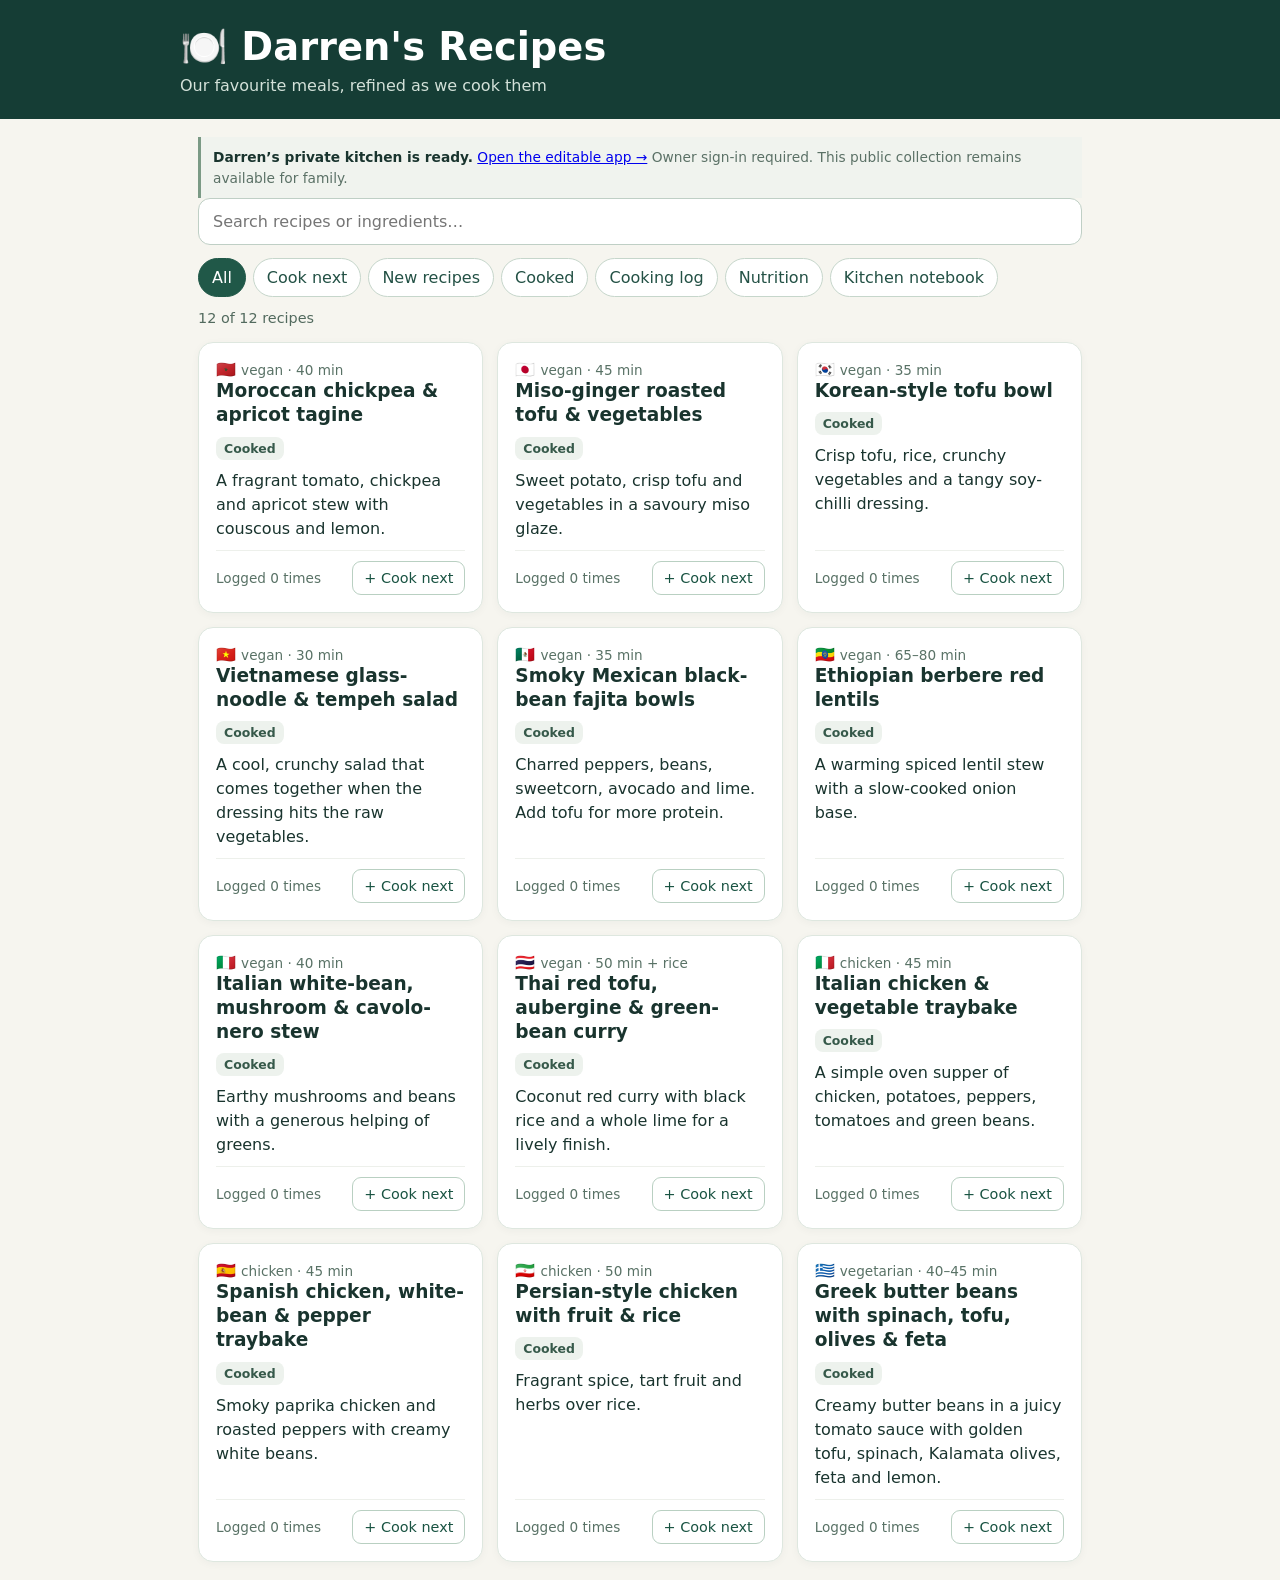
<file: index.html>
<!doctype html>
<html lang="en">
<head>
<meta charset="utf-8">
<meta name="viewport" content="width=device-width, initial-scale=1, viewport-fit=cover">
<meta name="theme-color" content="#153d35">
<meta name="apple-mobile-web-app-capable" content="yes">
<meta name="apple-mobile-web-app-title" content="Darren's Recipes">
<title>Darren's Recipes</title>
<style>
:root{font-family:system-ui,-apple-system,BlinkMacSystemFont,"Segoe UI",sans-serif;color:#19342e;background:#f6f5ef;font-synthesis:none}
*{box-sizing:border-box}
body{margin:0}
button,input{font:inherit}
button{cursor:pointer}
header{background:#153d35;color:white;padding:24px max(18px,calc((100vw - 920px)/2))}
header h1{margin:0 0 6px;font-size:clamp(1.65rem,4vw,2.4rem)}
header p{margin:0;color:#d3e1d9}
main{max-width:920px;margin:auto;padding:18px}
#search{width:100%;font:inherit;padding:13px 14px;border:1px solid #bfcfc5;border-radius:12px;background:white}
.tabs{display:flex;flex-wrap:wrap;gap:7px;margin:13px 0}
.tab{padding:9px 13px;border:1px solid #c6d6cb;background:white;border-radius:999px;color:#235145}
.tab[aria-pressed="true"]{background:#205848;color:white;border-color:#205848}
#count{color:#526a5e;font-size:.9rem;margin:10px 0 16px}
.cards{display:grid;grid-template-columns:repeat(auto-fill,minmax(255px,1fr));gap:14px}
.card{background:white;border:1px solid #dee7df;border-radius:15px;padding:17px;box-shadow:0 2px 9px #1b362b0a;display:flex;flex-direction:column;gap:9px}
.card h2{font-size:1.16rem;line-height:1.3;margin:0}
.card p{margin:0;line-height:1.5;flex-grow:1}
.card .card-open{width:100%;border:0;padding:0;background:transparent;text-align:left;color:inherit}
.meta{font-size:.85rem;color:#597266}
.badges{display:flex;flex-wrap:wrap;gap:6px}
.badge{display:inline-block;padding:4px 8px;border-radius:8px;background:#edf2ed;color:#36594a;font-size:.78rem;font-weight:650}
.badge.next{background:#e2efe8;color:#146245}
.card-foot{border-top:1px solid #edf0eb;padding-top:10px;display:flex;align-items:center;justify-content:space-between;gap:8px}
.mini-btn{border:1px solid #b9d0c2;background:white;color:#195342;border-radius:9px;padding:8px 11px;font-size:.9rem}
.mini-btn.active{background:#225c4c;color:white}
dialog{width:min(690px,calc(100vw - 16px));max-height:92dvh;overflow-y:auto;border:0;border-radius:16px;padding:24px;color:#19342e;background:#fff;box-shadow:0 15px 60px #0003}
dialog::backdrop{background:#0009}
dialog h2{margin:4px 0 8px;font-size:1.5rem}
dialog h3{margin:22px 0 9px}
.dialog-top{display:flex;justify-content:space-between;align-items:flex-start;gap:12px}
.close{border:0;background:#e9f0eb;padding:9px 13px;border-radius:10px;flex-shrink:0}
.detail-actions{background:#f1f5ef;border-radius:13px;padding:13px;margin:16px 0}
.action-row{display:flex;align-items:center;flex-wrap:wrap;gap:11px;margin:10px 0}
.action-row input[type="date"]{max-width:180px;border:1px solid #b6c8bc;border-radius:8px;padding:8px;background:white}
.action-row label{display:flex;align-items:center;gap:8px;cursor:pointer;font-weight:550}
input[type="checkbox"]{width:20px;height:20px;accent-color:#235b49;flex-shrink:0;cursor:pointer}
.ingredient-list{list-style:none;padding:0;margin:10px 0}
.ingredient-list li{padding:8px 0;border-bottom:1px solid #eef1ec}
.ingredient-list label{display:flex;align-items:flex-start;gap:10px;line-height:1.45;cursor:pointer}
.ingredient-list label.done span{text-decoration:line-through;color:#78867b}
.steps li{margin:10px 0;line-height:1.55}
.small{font-size:.86rem;color:#5b7166}
.text-btn{border:none;background:none;padding:5px;color:#195f48;text-decoration:underline}
.primary{border:none;border-radius:10px;background:#245e4d;color:white;padding:10px 14px}
#historyView{display:none}
#historyView h2{margin-bottom:5px}
.history-item{display:flex;gap:12px;align-items:center;justify-content:space-between;background:white;padding:12px 14px;margin:8px 0;border:1px solid #e1e9e1;border-radius:12px}
.history-item button.recipe-link{border:0;background:none;text-align:left;color:#204e40;padding:0}
.history-item button.remove{border:0;background:#f4ebe8;color:#8a3431;border-radius:8px;padding:7px 10px}
.tools{display:flex;gap:8px;flex-wrap:wrap;margin:18px 0}
.tools button,.tools label{display:inline-block;padding:9px 12px;border:1px solid #c8d6cb;background:white;border-radius:9px;cursor:pointer;color:#204c40}
#file-import{display:none}
.notice{border-left:3px solid #7b9a85;background:#f0f3ee;padding:10px 12px;font-size:.86rem;line-height:1.5}
#error{color:#a12c24}
@media(max-width:420px){dialog{padding:15px}.card{padding:15px}header{padding:20px 18px}}

.nutrient-panel{background:white;border:1px solid #e0e9e2;border-radius:13px;padding:15px;margin:12px 0}
.nutrient-panel h3{margin:2px 0 12px}
.nutrient-grid{display:grid;grid-template-columns:repeat(auto-fit,minmax(220px,1fr));gap:10px}
.nutrient-item{padding:9px 10px;border:1px solid #e5eee7;background:#fafcf9;border-radius:9px;line-height:1.4;font-size:.92rem}
.nutrient-item strong{display:block;margin-bottom:2px}
.nutrient-details{margin:0;padding-left:20px}
.nutrient-details li{padding:5px 0;line-height:1.5}
.nutrition-note{background:#edf4ef;border-left:4px solid #66997d;padding:11px 14px;border-radius:5px;line-height:1.5;margin:14px 0}
.nutrient-subtitle{margin:17px 0 8px}
.nutrition-list{display:grid;grid-template-columns:repeat(auto-fit,minmax(220px,1fr));gap:8px}
.nutrition-item{padding:10px 12px;background:#fff;border:1px solid #e1e9e2;border-radius:10px}
.nutrition-item small{display:block;color:#637469;margin-top:4px}
@media(max-width:420px){.nutrient-grid{grid-template-columns:1fr}}
</style>
</head>
<body>
<header><h1>🍽️ Darren's Recipes</h1><p>Our favourite meals, refined as we cook them</p></header>
<main>
<aside class="notice" aria-label="Private kitchen"><strong>Darren’s private kitchen is ready.</strong> <a href="https://darrens-kitchen-rotation.dazspruce.chatgpt.site">Open the editable app →</a> <span class="small">Owner sign-in required. This public collection remains available for family.</span></aside>
<input id="search" type="search" placeholder="Search recipes or ingredients…" aria-label="Search recipes">
<div class="tabs" role="group" aria-label="Filter recipes">
<button class="tab" data-tab="all" aria-pressed="true">All</button>
<button class="tab" data-tab="next" aria-pressed="false">Cook next</button>
<button class="tab" data-tab="new" aria-pressed="false">New recipes</button>
<button class="tab" data-tab="cooked" aria-pressed="false">Cooked</button>
<button class="tab" data-tab="history" aria-pressed="false">Cooking log</button>
<button class="tab" data-tab="nutrition" aria-pressed="false">Nutrition</button>
<a class="tab" href="notebook.html" style="text-decoration:none">Kitchen notebook</a>
</div>
<p id="count">Loading recipes…</p><p id="error"></p>
<div class="cards" id="cards"></div>
<section id="historyView" aria-label="Cooking history">
<h2>Cooking log</h2>
<p class="small">Darren's past meals are shared publicly. You can also tick “I cooked this” in a recipe to keep dates on this device.</p>
<h3>Darren's shared cooking history</h3>
<p id="publicHistoryStatus" class="small">Loading…</p>
<div id="sharedHistoryEntries"></div>
<h3>My device-only cooking dates</h3>
<div id="historyEntries"></div>
<div class="tools">
<button id="export" type="button">Download log backup</button>
<label for="file-import">Restore a backup</label><input id="file-import" type="file" accept=".json,application/json">
</div>
<p class="notice">Darren's shared cooking history is <strong>public</strong> and updated through our conversations. When you tick a date in the app, that entry is saved <strong>only on this device</strong> and is not sent to GitHub. Other visitors see Darren's history but have their own private logs. A meal appearing in both logs should not be counted twice. Backups cover your device-only log, Cook next choices and ingredient ticks.</p>
</section>
<section id="nutritionView" aria-label="Nutrition overview" style="display:none"><h2>Nutrition overview</h2><p class="small">Ingredient-based nutrition guide for the whole recipe collection. It shows possible nutrient sources, <strong>not</strong> quantities consumed or proof of dietary adequacy.</p><div id="nutritionSummary"></div></section>
</main>
<dialog id="details" aria-label="Recipe details"><div id="detail"></div></dialog>
<script>
"use strict";
const $=id=>document.getElementById(id);
const esc=s=>String(s??"").replace(/[&<>"']/g,c=>({"&":"&amp;","<":"&lt;",">":"&gt;",'"':"&quot;","'":"&#39;"}[c]));
const STORE="darrens-recipes-personal-v1";
const CACHE="darrens-recipes-catalog-v1";
const freshState=()=>({nextIds:[],history:[],ticks:{},initialisedNext:false});
let recipes=[],sharedEntries=[],sharedLoaded=false,state=freshState(),tab="all",activeId=null,canStore=true,defaultNext="";
function todayLocal(){const n=new Date();return n.getFullYear()+"-"+String(n.getMonth()+1).padStart(2,"0")+"-"+String(n.getDate()).padStart(2,"0")}
function safeGet(key){try{return localStorage.getItem(key)}catch(e){canStore=false;return null}}
function safeSet(key,val){try{localStorage.setItem(key,val)}catch(e){canStore=false}}
function loadState(){try{const data=JSON.parse(safeGet(STORE)||"null");if(data&&typeof data==="object"){state={nextIds:Array.isArray(data.nextIds)?data.nextIds.filter(v=>typeof v==="string"):[],history:Array.isArray(data.history)?data.history.filter(v=>v&&typeof v.id==="string"&&typeof v.date==="string"):[],ticks:data.ticks&&typeof data.ticks==="object"&&!Array.isArray(data.ticks)?data.ticks:{},initialisedNext:!!data.initialisedNext}}}catch(e){state=freshState()}}
function save(){safeSet(STORE,JSON.stringify(state))}
function entries(id){return state.history.filter(h=>h.id===id)}
function cooked(r){return r.status==="tried"||r.status==="cooked"||entries(r.id).length>0||sharedEntries.some(h=>h.recipeId===r.id)}
function isNext(id){return state.nextIds.includes(id)}
function nextToggle(id){state.nextIds=isNext(id)?state.nextIds.filter(x=>x!==id):[...state.nextIds,id];save();render();if(activeId)renderDetail()}
function validDate(s){return /^\d{4}-\d{2}-\d{2}$/.test(s)&&!Number.isNaN(new Date(s+"T12:00:00").getTime())&&s<=todayLocal()}
function logged(id,date){return state.history.some(h=>h.id===id&&h.date===date)}
function logToggle(id,date,checked){
if(!validDate(date)){alert("Choose a valid date that is not in the future.");return}
if(checked&&!logged(id,date)){state.history.push({id,date})}
if(!checked){state.history=state.history.filter(h=>!(h.id===id&&h.date===date))}
if(checked){delete state.ticks[id];state.nextIds=state.nextIds.filter(x=>x!==id)}
save();render();if(activeId)renderDetail(date)
}
function badge(r){return '<span class="badge">'+(cooked(r)?"Cooked":"New recipe")+'</span>'+(isNext(r.id)?'<span class="badge next">Cook next</span>':"")}
function match(r,q){return [r.title,r.summary,...(r.ingredients||[])].join(" ").toLowerCase().includes(q)}
function nutritionContent(r){
const n=r.nutrition;if(!n)return "";
const macros=Object.entries(n.macro||{}).map(([name,sources])=>'<div class="nutrient-item"><strong>'+esc(name)+'</strong>'+esc(sources)+'</div>').join("");
const micro=(n.micro||[]).map(x=>'<li><strong>'+esc(x.nutrient)+'</strong> — '+esc(x.sources)+'</li>').join("");
return '<section class="nutrient-panel"><h3>Nutrition profile</h3><p class="small">Likely contributions from the listed ingredients. No quantities or adequacy claims have been calculated.</p><h4 class="nutrient-subtitle">Macronutrients</h4><div class="nutrient-grid">'+macros+'</div><h4 class="nutrient-subtitle">Vitamins and minerals</h4><ul class="nutrient-details">'+micro+'</ul>'+(n.note?'<p class="nutrition-note">'+esc(n.note)+'</p>':'')+'</section>';
}
function renderNutrition(q){
const visible=recipes.filter(r=>match(r,q));
$("count").textContent="Nutrition guide · "+visible.length+" recipes"+(q?" matching search":"");
const macros=[["Energy (kcal)","Not calculated yet; requires full weights and portions."],["Protein","Legumes, tofu, tempeh and chicken feature repeatedly."],["Carbohydrate","Rice, noodles, couscous, potatoes, beans and dried fruit."],["Total fat","Oils, nuts, avocado, coconut milk and feta."],["Saturated fat","Particularly coconut milk, feta and optional chorizo."],["Fibre","Often supplied by pulses, vegetables and whole plant foods."],["Omega-3 fats","Specific sources such as rapeseed oil, flax, chia or walnuts need consideration."]];
const allNutrients=["Vitamin A","Vitamin B1","Vitamin B2","Vitamin B3","Vitamin B5","Vitamin B6","Biotin (B7)","Folate (B9)","Vitamin B12","Vitamin C","Vitamin D","Vitamin E","Vitamin K","Calcium","Iron","Zinc","Magnesium","Potassium","Iodine","Selenium","Phosphorus","Copper","Manganese","Sodium"];
const watch=[["Vitamin B12","Mostly plant-based dinners cannot reliably cover B12. Fortified foods and/or supplementation matter."],["Vitamin D","No reliable vitamin D source is identified in these recipes. Fortified foods, supplements and other meals matter."],["Iodine","Check use of iodised salt; unfortified specialty salts and processed foods may not supply enough."],["Omega-3","Consider rapeseed oil, ground flax, chia or walnuts for ALA. Marine omega-3 (EPA/DHA) is a separate issue."],["Calcium","Check whether tofu is calcium-set and whether breakfast soy milk is fortified. Spinach calcium is poorly absorbed."],["Selenium and zinc","Food sources vary in content and bioavailability. Include a varied mix of legumes, grains, nuts and other foods."]];
const cards=macros.map(([name,explain])=>'<div class="nutrient-item"><strong>'+esc(name)+'</strong>'+esc(explain)+'</div>').join("");
const rows=allNutrients.map(name=>{
const count=visible.filter(r=>(r.nutrition?.micro||[]).some(m=>m.nutrient===name)).length;
return '<div class="nutrition-item"><strong>'+esc(name)+'</strong><small>'+(count?count+" recipe"+(count===1?"":"s")+" with highlighted sources":"Not yet mapped to a reliable recipe source")+'</small></div>';
}).join("");
const focus=watch.map(([name,explain])=>'<li><strong>'+esc(name)+':</strong> '+esc(explain)+'</li>').join("");
$("nutritionSummary").innerHTML='<div class="nutrient-panel"><h3>Macronutrients and energy</h3><div class="nutrient-grid">'+cards+'</div></div><div class="nutrient-panel"><h3>Vitamins and minerals</h3><p class="small">The counts below show recipes where an ingredient was highlighted as a possible source. A low count does not establish deficiency; a high count does not establish sufficient intake.</p><div class="nutrition-list">'+rows+'</div></div><div class="nutrient-panel"><h3>Points to watch across a mostly plant-based diet</h3><ul class="nutrient-details">'+focus+'</ul></div><p class="nutrition-note">To assess whether the diet meets nutritional requirements, we will eventually need serving sizes, actual foods and brands (especially tofu and fortified soy milk), cooking frequency, breakfast/lunch/snacks, and nutrient composition data. The cooking log does not automatically measure portions or nutrients.</p><p class="small">Evidence-based references: <a href="https://www.livsmedelsverket.se/matvanor-halsa--miljo/kostrad/vegansk-mat/" target="_blank" rel="noopener">Swedish Food Agency (vegan nutrition)</a> and <a href="https://pub.norden.org/nord2023-003/recommendations.html" target="_blank" rel="noopener">Nordic Nutrition Recommendations 2023</a>.</p>';
}
function render(){
document.querySelectorAll("[data-tab]").forEach(b=>b.setAttribute("aria-pressed",String(b.dataset.tab===tab)));
const q=$("search").value.trim().toLowerCase();
$("historyView").style.display=tab==="history"?"block":"none";
$("nutritionView").style.display=tab==="nutrition"?"block":"none";
$("cards").style.display=(tab==="history"||tab==="nutrition")?"none":"grid";
if(tab==="history"){renderHistory(q);return}
if(tab==="nutrition"){renderNutrition(q);return}
const found=recipes.filter(r=>match(r,q)&&(tab==="all"||tab==="next"&&isNext(r.id)||tab==="new"&&!cooked(r)||tab==="cooked"&&cooked(r)));
$("count").textContent=found.length+" of "+recipes.length+" recipes"+(tab!=="all"?" · "+({next:"Cook next",new:"New recipes",cooked:"Cooked"}[tab]):"");
$("cards").innerHTML=found.map(r=>'<article class="card"><button class="card-open" data-open="'+esc(r.id)+'"><div>'+esc(r.flag||"🍲")+' <span class="meta">'+esc(r.type||"")+' · '+esc(r.time||"")+'</span></div><h2>'+esc(r.title)+'</h2></button><div class="badges">'+badge(r)+'</div><p>'+esc(r.summary||"")+'</p><div class="card-foot"><span class="meta">Logged '+entries(r.id).length+' time'+(entries(r.id).length===1?"":"s")+'</span><button class="mini-btn '+(isNext(r.id)?"active":"")+'" data-next="'+esc(r.id)+'" aria-pressed="'+isNext(r.id)+'">'+(isNext(r.id)?"✓ Cook next":"+ Cook next")+'</button></div></article>').join("")||'<p>No recipes match this view.</p>';
}
function dateText(date){const d=new Date(date+"T12:00:00");return Number.isNaN(d.getTime())?date:d.toLocaleDateString("en-GB",{day:"numeric",month:"short",year:"numeric"})}
function renderSharedHistory(q){
const found=sharedEntries.filter(h=>{const r=recipes.find(x=>x.id===h.recipeId);return r&&match(r,q)}).sort((a,b)=>String(b.cookedOn||b.reportedOn||"").localeCompare(String(a.cookedOn||a.reportedOn||"")));
const total=found.reduce((n,h)=>n+(Number.isInteger(h.count)&&h.count>0?h.count:1),0);
$("publicHistoryStatus").textContent=sharedLoaded?"At least "+total+" reported cooking occasion"+(total===1?"":"s")+". ‘Reported’ dates refer to our conversation, not necessarily the day cooked.":"Shared history unavailable or still loading.";
$("sharedHistoryEntries").innerHTML=found.length?found.map(h=>{
const r=recipes.find(x=>x.id===h.recipeId);
const count=Number.isInteger(h.count)&&h.count>0?h.count:1;
const when=h.cookedOn?"Cooked "+dateText(h.cookedOn):"Cooking date unknown; reported "+dateText(h.reportedOn);
return '<div class="history-item"><button class="recipe-link" data-open="'+esc(r.id)+'"><strong>'+esc(r.flag||"")+' '+esc(r.title)+'</strong><br><span class="small">'+esc(when)+(count>1?" · at least "+count+" times":"")+'</span><br><span class="small">'+esc(h.note||"")+'</span></button></div>';
}).join(""):"<p>No shared history entries found.</p>";
}
function renderHistory(q){
renderSharedHistory(q);
const sorted=[...state.history].sort((a,b)=>b.date.localeCompare(a.date));
const found=sorted.filter(h=>{const r=recipes.find(x=>x.id===h.id);return r&&match(r,q)});
$("count").textContent="Cooking history · "+found.length+" date"+(found.length===1?"":"s")+" logged on this device";
$("historyEntries").innerHTML=found.length?found.map(h=>{const r=recipes.find(x=>x.id===h.id);return '<div class="history-item"><button class="recipe-link" data-open="'+esc(r.id)+'"><strong>'+esc(r.flag||"")+' '+esc(r.title)+'</strong><br><span class="small">'+esc(dateText(h.date))+'</span></button><button class="remove" data-remove="'+esc(h.id)+'" data-date="'+esc(h.date)+'" aria-label="Remove cooking entry for '+esc(r.title)+' on '+esc(h.date)+'">Remove</button></div>'}).join(""):"<p>No cooking dates logged yet. Open a recipe and tick “I cooked this”.</p>";
}
function publicCount(id){return sharedEntries.filter(h=>h.recipeId===id).reduce((total,h)=>total+(Number.isInteger(h.count)&&h.count>0?h.count:1),0)}
function checkedIndexes(id){const a=state.ticks[id];return Array.isArray(a)?a:[]}
function renderDetail(selectedDate){
const r=recipes.find(x=>x.id===activeId);if(!r)return;
const modal=$("details"),oldScroll=modal.scrollTop;
const date=validDate(selectedDate)?selectedDate:todayLocal(),checked=checkedIndexes(r.id);
$("detail").innerHTML='<div class="dialog-top"><div><h2>'+esc(r.flag||"")+' '+esc(r.title)+'</h2><div class="badges">'+badge(r)+'</div></div><button class="close" data-action="close">Close</button></div><p>'+esc(r.summary||"")+'</p><p class="meta">'+esc(r.time||"")+' · Serves '+esc(r.serves||"")+'</p><div class="detail-actions"><div class="action-row"><button class="mini-btn '+(isNext(r.id)?"active":"")+'" data-next="'+esc(r.id)+'">'+(isNext(r.id)?"✓ Selected for Cook next":"+ Add to Cook next")+'</button></div><div class="action-row"><label for="cooked-date">Date cooked:</label><input id="cooked-date" type="date" max="'+todayLocal()+'" value="'+date+'"></div><div class="action-row"><label><input type="checkbox" id="cooked-toggle" '+(logged(r.id,date)?"checked":"")+'> I cooked this on this date</label></div><p class="small" style="margin:0">Shared history: at least '+publicCount(r.id)+' time'+(publicCount(r.id)===1?"":"s")+'. On this device: '+entries(r.id).length+' date'+(entries(r.id).length===1?"":"s")+' recorded.</p></div><h3>Ingredients <span class="small" id="ingredientCount">'+checked.length+'/'+(r.ingredients||[]).length+' ticked</span></h3><button class="text-btn" data-action="clear">Clear ingredient ticks</button><ul class="ingredient-list">'+(r.ingredients||[]).map((x,i)=>'<li><label class="'+(checked.includes(i)?"done":"")+'"><input type="checkbox" data-ingredient="'+i+'" '+(checked.includes(i)?"checked":"")+'><span>'+esc(x)+'</span></label></li>').join("")+'</ul><h3>Method</h3><ol class="steps">'+(r.steps||[]).map(x=>"<li>"+esc(x)+"</li>").join("")+"</ol>"+(r.note?"<h3>Cooking notes</h3><p>"+esc(r.note)+"</p>":"")+nutritionContent(r);
modal.scrollTop=oldScroll;
}
function openRecipe(id){if(!recipes.some(r=>r.id===id))return;activeId=id;renderDetail();if(!$("details").open)$("details").showModal()}
function exportLog(){
const payload={app:"darrens-recipes",version:1,exportedAt:new Date().toISOString(),personal:state};
const blob=new Blob([JSON.stringify(payload,null,2)],{type:"application/json"});
const url=URL.createObjectURL(blob),a=document.createElement("a");a.href=url;a.download="darrens-recipe-log-"+todayLocal()+".json";document.body.appendChild(a);a.click();a.remove();setTimeout(()=>URL.revokeObjectURL(url),1000);
}
$("cards").addEventListener("click",e=>{const next=e.target.closest("[data-next]");if(next){nextToggle(next.dataset.next);return}const open=e.target.closest("[data-open]");if(open)openRecipe(open.dataset.open)});
$("detail").addEventListener("click",e=>{const target=e.target.closest("[data-action],[data-next]");if(!target)return;if(target.dataset.next){nextToggle(target.dataset.next);return}if(target.dataset.action==="close"){$("details").close();activeId=null}else if(target.dataset.action==="clear"){delete state.ticks[activeId];save();renderDetail($("cooked-date").value)}});
$("detail").addEventListener("change",e=>{
if(e.target.matches("[data-ingredient]")){
const i=Number(e.target.dataset.ingredient),id=activeId,s=new Set(checkedIndexes(id));e.target.checked?s.add(i):s.delete(i);state.ticks[id]=[...s].sort((a,b)=>a-b);save();e.target.closest("label").classList.toggle("done",e.target.checked);const r=recipes.find(x=>x.id===id);$("ingredientCount").textContent=s.size+"/"+r.ingredients.length+" ticked";
}else if(e.target.id==="cooked-date"){renderDetail(e.target.value)}
else if(e.target.id==="cooked-toggle"){logToggle(activeId,$("cooked-date").value,e.target.checked)}
});
$("details").addEventListener("close",()=>{activeId=null});
document.querySelectorAll("[data-tab]").forEach(b=>b.addEventListener("click",()=>{tab=b.dataset.tab;render()}));
$("search").addEventListener("input",render);
$("historyEntries").addEventListener("click",e=>{
const open=e.target.closest("[data-open]");if(open){openRecipe(open.dataset.open);return}
const remove=e.target.closest("[data-remove]");if(remove&&confirm("Remove this cooking date from your log?")){state.history=state.history.filter(h=>!(h.id===remove.dataset.remove&&h.date===remove.dataset.date));save();render()}
});
$("export").addEventListener("click",exportLog);
$("file-import").addEventListener("change",async e=>{
const file=e.target.files&&e.target.files[0];if(!file)return;
try{const payload=JSON.parse(await file.text());const v=payload.personal;
if(payload.app!=="darrens-recipes"||!v||!Array.isArray(v.history)||!Array.isArray(v.nextIds)||!v.ticks||typeof v.ticks!=="object")throw Error("Not a compatible recipe log backup.");
if(!confirm("Restore this backup? This will replace the cooking log, Cook next selections and ingredient ticks saved on this device."))return;
state={nextIds:v.nextIds.filter(x=>typeof x==="string"),history:v.history.filter(h=>h&&typeof h.id==="string"&&validDate(h.date)),ticks:v.ticks,initialisedNext:true};save();render();alert("Recipe log restored.");
}catch(err){alert("Could not restore backup: "+err.message)}finally{e.target.value=""}
});
function setRecipes(data){
recipes=Array.isArray(data)?data:Array.isArray(data.recipes)?data.recipes:[];
defaultNext=Array.isArray(data)?"":data.default_cook_next||"";
if(!state.initialisedNext){state.nextIds=defaultNext?[defaultNext]:[];state.initialisedNext=true;save()}
$("error").textContent=canStore?"":"Your browser isn't allowing permanent storage. Cooking ticks and the log might be lost when you close this page.";
render();
}
loadState();
fetch("./cooking-history.json?updated="+Date.now(),{cache:"no-store"}).then(response=>{
if(!response.ok)throw Error("History not published yet");
return response.json();
}).then(data=>{
sharedEntries=Array.isArray(data.entries)?data.entries.filter(h=>h&&typeof h.recipeId==="string"):[];
sharedLoaded=true;
safeSet("darrens-recipes-shared-history-cache",JSON.stringify(data));
render();if(activeId)renderDetail();
}).catch(()=>{
const cache=safeGet("darrens-recipes-shared-history-cache");
if(cache){try{sharedEntries=JSON.parse(cache).entries||[];sharedLoaded=true}catch(e){}}
render();if(activeId)renderDetail();
});
fetch("./recipes.json?v="+Date.now(),{cache:"no-store"}).then(r=>{if(!r.ok)throw Error("recipe file not yet published");return r.json()}).then(data=>{setRecipes(data);safeSet(CACHE,JSON.stringify(data))}).catch(err=>{
const old=safeGet(CACHE);if(old){try{setRecipes(JSON.parse(old));$("error").textContent="Showing saved recipes because the latest update could not be loaded.";return}catch(e){}}
$("count").textContent="Recipes unavailable";$("error").textContent="Could not load recipes: "+err.message;
});
</script>
</body>
</html>
</file>
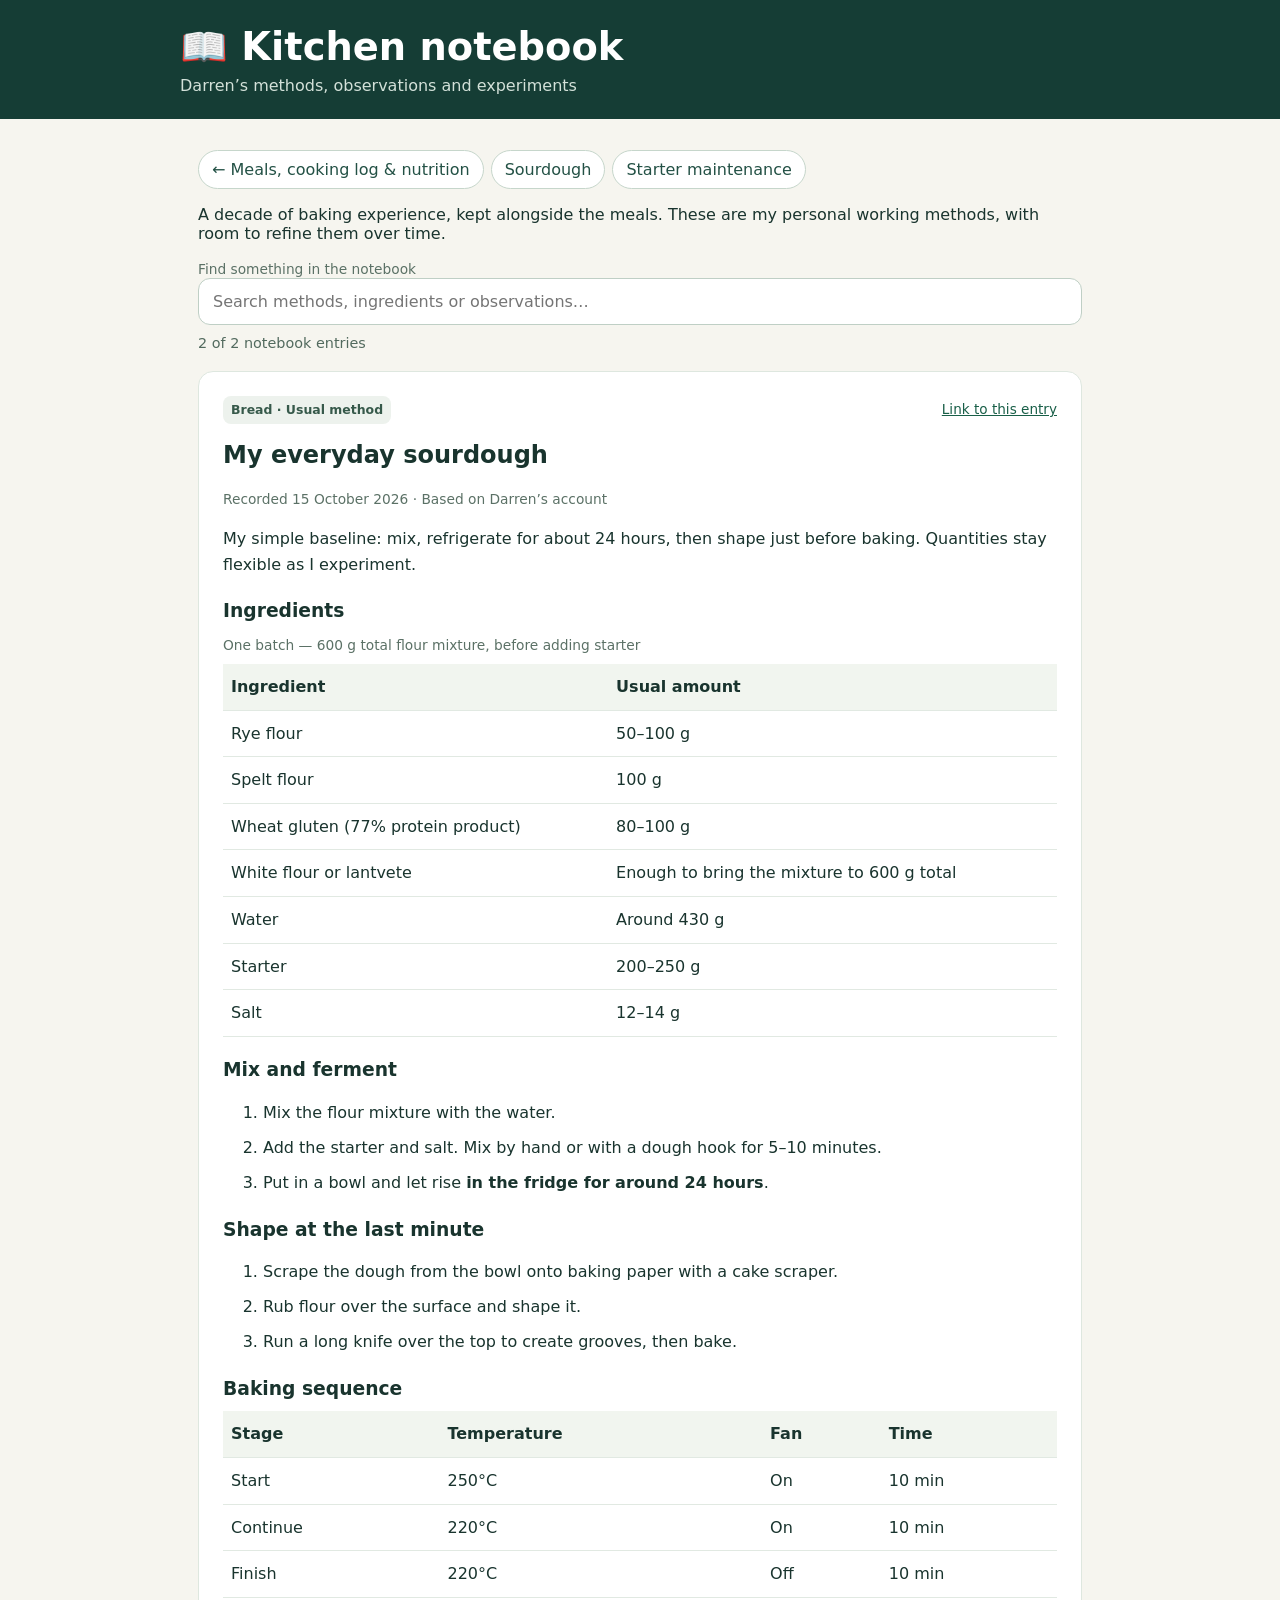
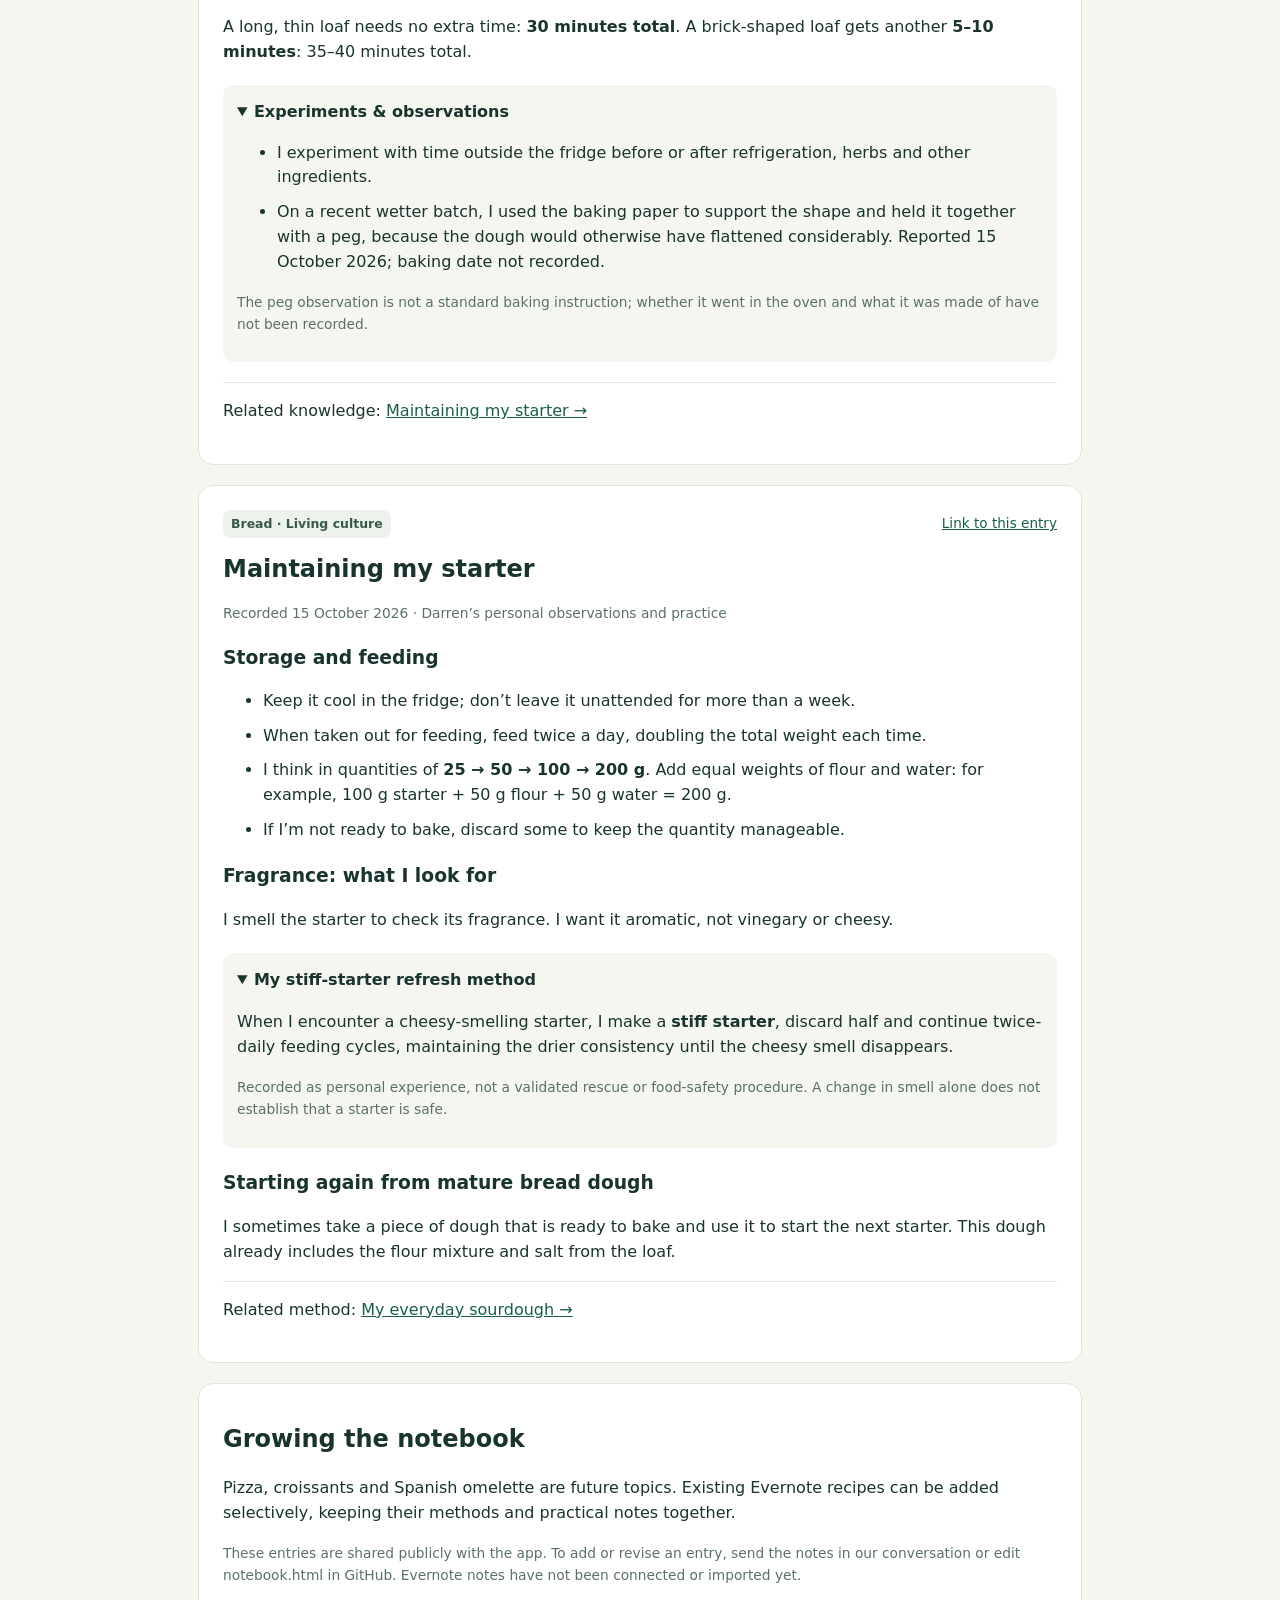
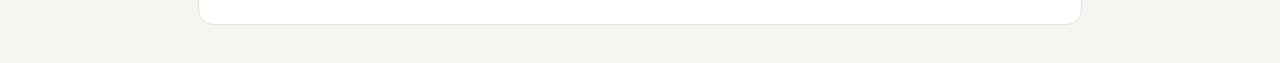
<file: notebook.html>
<!doctype html>
<html lang="en"><head><meta charset="utf-8"><meta name="viewport" content="width=device-width, initial-scale=1"><meta name="theme-color" content="#153d35"><title>Kitchen notebook · Darren’s Recipes</title><style>
:root{font-family:system-ui,-apple-system,BlinkMacSystemFont,"Segoe UI",sans-serif;color:#19342e;background:#f6f5ef;font-synthesis:none}
*{box-sizing:border-box}
body{margin:0}
button,input{font:inherit}
button{cursor:pointer}
header{background:#153d35;color:white;padding:24px max(18px,calc((100vw - 920px)/2))}
header h1{margin:0 0 6px;font-size:clamp(1.65rem,4vw,2.4rem)}
header p{margin:0;color:#d3e1d9}
main{max-width:920px;margin:auto;padding:18px}
#search{width:100%;font:inherit;padding:13px 14px;border:1px solid #bfcfc5;border-radius:12px;background:white}
.tabs{display:flex;flex-wrap:wrap;gap:7px;margin:13px 0}
.tab{padding:9px 13px;border:1px solid #c6d6cb;background:white;border-radius:999px;color:#235145}
.tab[aria-pressed="true"]{background:#205848;color:white;border-color:#205848}
#count{color:#526a5e;font-size:.9rem;margin:10px 0 16px}
.cards{display:grid;grid-template-columns:repeat(auto-fill,minmax(255px,1fr));gap:14px}
.card{background:white;border:1px solid #dee7df;border-radius:15px;padding:17px;box-shadow:0 2px 9px #1b362b0a;display:flex;flex-direction:column;gap:9px}
.card h2{font-size:1.16rem;line-height:1.3;margin:0}
.card p{margin:0;line-height:1.5;flex-grow:1}
.card .card-open{width:100%;border:0;padding:0;background:transparent;text-align:left;color:inherit}
.meta{font-size:.85rem;color:#597266}
.badges{display:flex;flex-wrap:wrap;gap:6px}
.badge{display:inline-block;padding:4px 8px;border-radius:8px;background:#edf2ed;color:#36594a;font-size:.78rem;font-weight:650}
.badge.next{background:#e2efe8;color:#146245}
.card-foot{border-top:1px solid #edf0eb;padding-top:10px;display:flex;align-items:center;justify-content:space-between;gap:8px}
.mini-btn{border:1px solid #b9d0c2;background:white;color:#195342;border-radius:9px;padding:8px 11px;font-size:.9rem}
.mini-btn.active{background:#225c4c;color:white}
dialog{width:min(690px,calc(100vw - 16px));max-height:92dvh;overflow-y:auto;border:0;border-radius:16px;padding:24px;color:#19342e;background:#fff;box-shadow:0 15px 60px #0003}
dialog::backdrop{background:#0009}
dialog h2{margin:4px 0 8px;font-size:1.5rem}
dialog h3{margin:22px 0 9px}
.dialog-top{display:flex;justify-content:space-between;align-items:flex-start;gap:12px}
.close{border:0;background:#e9f0eb;padding:9px 13px;border-radius:10px;flex-shrink:0}
.detail-actions{background:#f1f5ef;border-radius:13px;padding:13px;margin:16px 0}
.action-row{display:flex;align-items:center;flex-wrap:wrap;gap:11px;margin:10px 0}
.action-row input[type="date"]{max-width:180px;border:1px solid #b6c8bc;border-radius:8px;padding:8px;background:white}
.action-row label{display:flex;align-items:center;gap:8px;cursor:pointer;font-weight:550}
input[type="checkbox"]{width:20px;height:20px;accent-color:#235b49;flex-shrink:0;cursor:pointer}
.ingredient-list{list-style:none;padding:0;margin:10px 0}
.ingredient-list li{padding:8px 0;border-bottom:1px solid #eef1ec}
.ingredient-list label{display:flex;align-items:flex-start;gap:10px;line-height:1.45;cursor:pointer}
.ingredient-list label.done span{text-decoration:line-through;color:#78867b}
.steps li{margin:10px 0;line-height:1.55}
.small{font-size:.86rem;color:#5b7166}
.text-btn{border:none;background:none;padding:5px;color:#195f48;text-decoration:underline}
.primary{border:none;border-radius:10px;background:#245e4d;color:white;padding:10px 14px}
#historyView{display:none}
#historyView h2{margin-bottom:5px}
.history-item{display:flex;gap:12px;align-items:center;justify-content:space-between;background:white;padding:12px 14px;margin:8px 0;border:1px solid #e1e9e1;border-radius:12px}
.history-item button.recipe-link{border:0;background:none;text-align:left;color:#204e40;padding:0}
.history-item button.remove{border:0;background:#f4ebe8;color:#8a3431;border-radius:8px;padding:7px 10px}
.tools{display:flex;gap:8px;flex-wrap:wrap;margin:18px 0}
.tools button,.tools label{display:inline-block;padding:9px 12px;border:1px solid #c8d6cb;background:white;border-radius:9px;cursor:pointer;color:#204c40}
#file-import{display:none}
.notice{border-left:3px solid #7b9a85;background:#f0f3ee;padding:10px 12px;font-size:.86rem;line-height:1.5}
#error{color:#a12c24}
@media(max-width:420px){dialog{padding:15px}.card{padding:15px}header{padding:20px 18px}}

.nutrient-panel{background:white;border:1px solid #e0e9e2;border-radius:13px;padding:15px;margin:12px 0}
.nutrient-panel h3{margin:2px 0 12px}
.nutrient-grid{display:grid;grid-template-columns:repeat(auto-fit,minmax(220px,1fr));gap:10px}
.nutrient-item{padding:9px 10px;border:1px solid #e5eee7;background:#fafcf9;border-radius:9px;line-height:1.4;font-size:.92rem}
.nutrient-item strong{display:block;margin-bottom:2px}
.nutrient-details{margin:0;padding-left:20px}
.nutrient-details li{padding:5px 0;line-height:1.5}
.nutrition-note{background:#edf4ef;border-left:4px solid #66997d;padding:11px 14px;border-radius:5px;line-height:1.5;margin:14px 0}
.nutrient-subtitle{margin:17px 0 8px}
.nutrition-list{display:grid;grid-template-columns:repeat(auto-fit,minmax(220px,1fr));gap:8px}
.nutrition-item{padding:10px 12px;background:#fff;border:1px solid #e1e9e2;border-radius:10px}
.nutrition-item small{display:block;color:#637469;margin-top:4px}
@media(max-width:420px){.nutrient-grid{grid-template-columns:1fr}}

html{scroll-behavior:smooth}a{color:#195f48}.tabs a{text-decoration:none}.notebook-entry{background:white;border:1px solid #dee7df;border-radius:15px;padding:24px;margin:20px 0;scroll-margin-top:18px;line-height:1.6}.notebook-entry h2{margin:12px 0 4px}.notebook-entry h3{margin-bottom:8px}.entry-top{display:flex;gap:12px;justify-content:space-between;align-items:center;flex-wrap:wrap}.entry-top a{font-size:.85rem}.table-wrap{overflow-x:auto}table{width:100%;border-collapse:collapse;text-align:left}th,td{padding:10px 8px;border-bottom:1px solid #e1e9e2}th{background:#f1f5ef}caption{text-align:left;font-size:.86rem;color:#5b7166;padding-bottom:8px}details{background:#f5f6f0;padding:14px;border-radius:10px;margin:20px 0}summary{cursor:pointer;font-weight:650}.related{border-top:1px solid #e1e9e2;padding-top:15px}[hidden]{display:none!important}:focus-visible{outline:3px solid #bf8530;outline-offset:3px}@media(max-width:420px){.notebook-entry{padding:16px}th,td{padding:8px 5px}}
</style></head><body><header><h1>📖 Kitchen notebook</h1><p>Darren’s methods, observations and experiments</p></header>
<main>
<nav class="tabs" aria-label="Main navigation"><a class="tab" href="index.html">← Meals, cooking log &amp; nutrition</a><a class="tab" href="#sourdough">Sourdough</a><a class="tab" href="#starter">Starter maintenance</a></nav>
<p>A decade of baking experience, kept alongside the meals. These are my personal working methods, with room to refine them over time.</p>
<label for="search" class="small">Find something in the notebook</label>
<input id="search" type="search" placeholder="Search methods, ingredients or observations…" aria-label="Search kitchen notebook">
<p id="count" aria-live="polite"></p>
<article class="notebook-entry" id="sourdough">
<div class="entry-top"><span class="badge">Bread · Usual method</span><a href="#sourdough">Link to this entry</a></div>
<h2>My everyday sourdough</h2>
<p class="small">Recorded 15 October 2026 · Based on Darren’s account</p>
<p>My simple baseline: mix, refrigerate for about 24 hours, then shape just before baking. Quantities stay flexible as I experiment.</p>
<h3>Ingredients</h3>
<div class="table-wrap"><table><caption>One batch — 600 g total flour mixture, before adding starter</caption><thead><tr><th>Ingredient</th><th>Usual amount</th></tr></thead><tbody>
<tr><td>Rye flour</td><td>50–100 g</td></tr><tr><td>Spelt flour</td><td>100 g</td></tr><tr><td>Wheat gluten (77% protein product)</td><td>80–100 g</td></tr><tr><td>White flour or lantvete</td><td>Enough to bring the mixture to 600 g total</td></tr><tr><td>Water</td><td>Around 430 g</td></tr><tr><td>Starter</td><td>200–250 g</td></tr><tr><td>Salt</td><td>12–14 g</td></tr></tbody></table></div>
<h3>Mix and ferment</h3><ol class="steps"><li>Mix the flour mixture with the water.</li><li>Add the starter and salt. Mix by hand or with a dough hook for 5–10 minutes.</li><li>Put in a bowl and let rise <strong>in the fridge for around 24 hours</strong>.</li></ol>
<h3>Shape at the last minute</h3><ol class="steps"><li>Scrape the dough from the bowl onto baking paper with a cake scraper.</li><li>Rub flour over the surface and shape it.</li><li>Run a long knife over the top to create grooves, then bake.</li></ol>
<h3>Baking sequence</h3><div class="table-wrap"><table><thead><tr><th>Stage</th><th>Temperature</th><th>Fan</th><th>Time</th></tr></thead><tbody><tr><td>Start</td><td>250°C</td><td>On</td><td>10 min</td></tr><tr><td>Continue</td><td>220°C</td><td>On</td><td>10 min</td></tr><tr><td>Finish</td><td>220°C</td><td>Off</td><td>10 min</td></tr></tbody></table></div>
<p>A long, thin loaf needs no extra time: <strong>30 minutes total</strong>. A brick-shaped loaf gets another <strong>5–10 minutes</strong>: 35–40 minutes total.</p>
<details open><summary>Experiments &amp; observations</summary><ul class="steps"><li>I experiment with time outside the fridge before or after refrigeration, herbs and other ingredients.</li><li>On a recent wetter batch, I used the baking paper to support the shape and held it together with a peg, because the dough would otherwise have flattened considerably. Reported 15 October 2026; baking date not recorded.</li></ul><p class="small">The peg observation is not a standard baking instruction; whether it went in the oven and what it was made of have not been recorded.</p></details>
<p class="related">Related knowledge: <a href="#starter">Maintaining my starter →</a></p>
</article>
<article class="notebook-entry" id="starter">
<div class="entry-top"><span class="badge">Bread · Living culture</span><a href="#starter">Link to this entry</a></div>
<h2>Maintaining my starter</h2><p class="small">Recorded 15 October 2026 · Darren’s personal observations and practice</p>
<h3>Storage and feeding</h3><ul class="steps"><li>Keep it cool in the fridge; don’t leave it unattended for more than a week.</li><li>When taken out for feeding, feed twice a day, doubling the total weight each time.</li><li>I think in quantities of <strong>25 → 50 → 100 → 200 g</strong>. Add equal weights of flour and water: for example, 100 g starter + 50 g flour + 50 g water = 200 g.</li><li>If I’m not ready to bake, discard some to keep the quantity manageable.</li></ul>
<h3>Fragrance: what I look for</h3><p>I smell the starter to check its fragrance. I want it aromatic, not vinegary or cheesy.</p>
<details open><summary>My stiff-starter refresh method</summary><p>When I encounter a cheesy-smelling starter, I make a <strong>stiff starter</strong>, discard half and continue twice-daily feeding cycles, maintaining the drier consistency until the cheesy smell disappears.</p><p class="small">Recorded as personal experience, not a validated rescue or food-safety procedure. A change in smell alone does not establish that a starter is safe.</p></details>
<h3>Starting again from mature bread dough</h3><p>I sometimes take a piece of dough that is ready to bake and use it to start the next starter. This dough already includes the flour mixture and salt from the loaf.</p>
<p class="related">Related method: <a href="#sourdough">My everyday sourdough →</a></p>
</article>
<p id="empty" hidden>No notebook entries match. Try a different word.</p>
<section class="notebook-entry" id="collection"><h2>Growing the notebook</h2><p>Pizza, croissants and Spanish omelette are future topics. Existing Evernote recipes can be added selectively, keeping their methods and practical notes together.</p><p class="small">These entries are shared publicly with the app. To add or revise an entry, send the notes in our conversation or edit notebook.html in GitHub. Evernote notes have not been connected or imported yet.</p></section>
</main><script>const search=document.getElementById("search");
const entries=[...document.querySelectorAll("article.notebook-entry")];
function filterEntries(){const q=search.value.trim().toLowerCase();let count=0;entries.forEach(entry=>{entry.hidden=!entry.textContent.toLowerCase().includes(q);if(!entry.hidden)count++;});document.getElementById("count").textContent=count+" of "+entries.length+" notebook entries";document.getElementById("empty").hidden=count!==0;}
function revealLinkedEntry(){const id=location.hash.slice(1);const entry=entries.find(e=>e.id===id);if(entry){search.value="";filterEntries();entry.scrollIntoView();}}
search.addEventListener("input",filterEntries);window.addEventListener("hashchange",revealLinkedEntry);filterEntries();revealLinkedEntry();</script></body></html>
</file>
